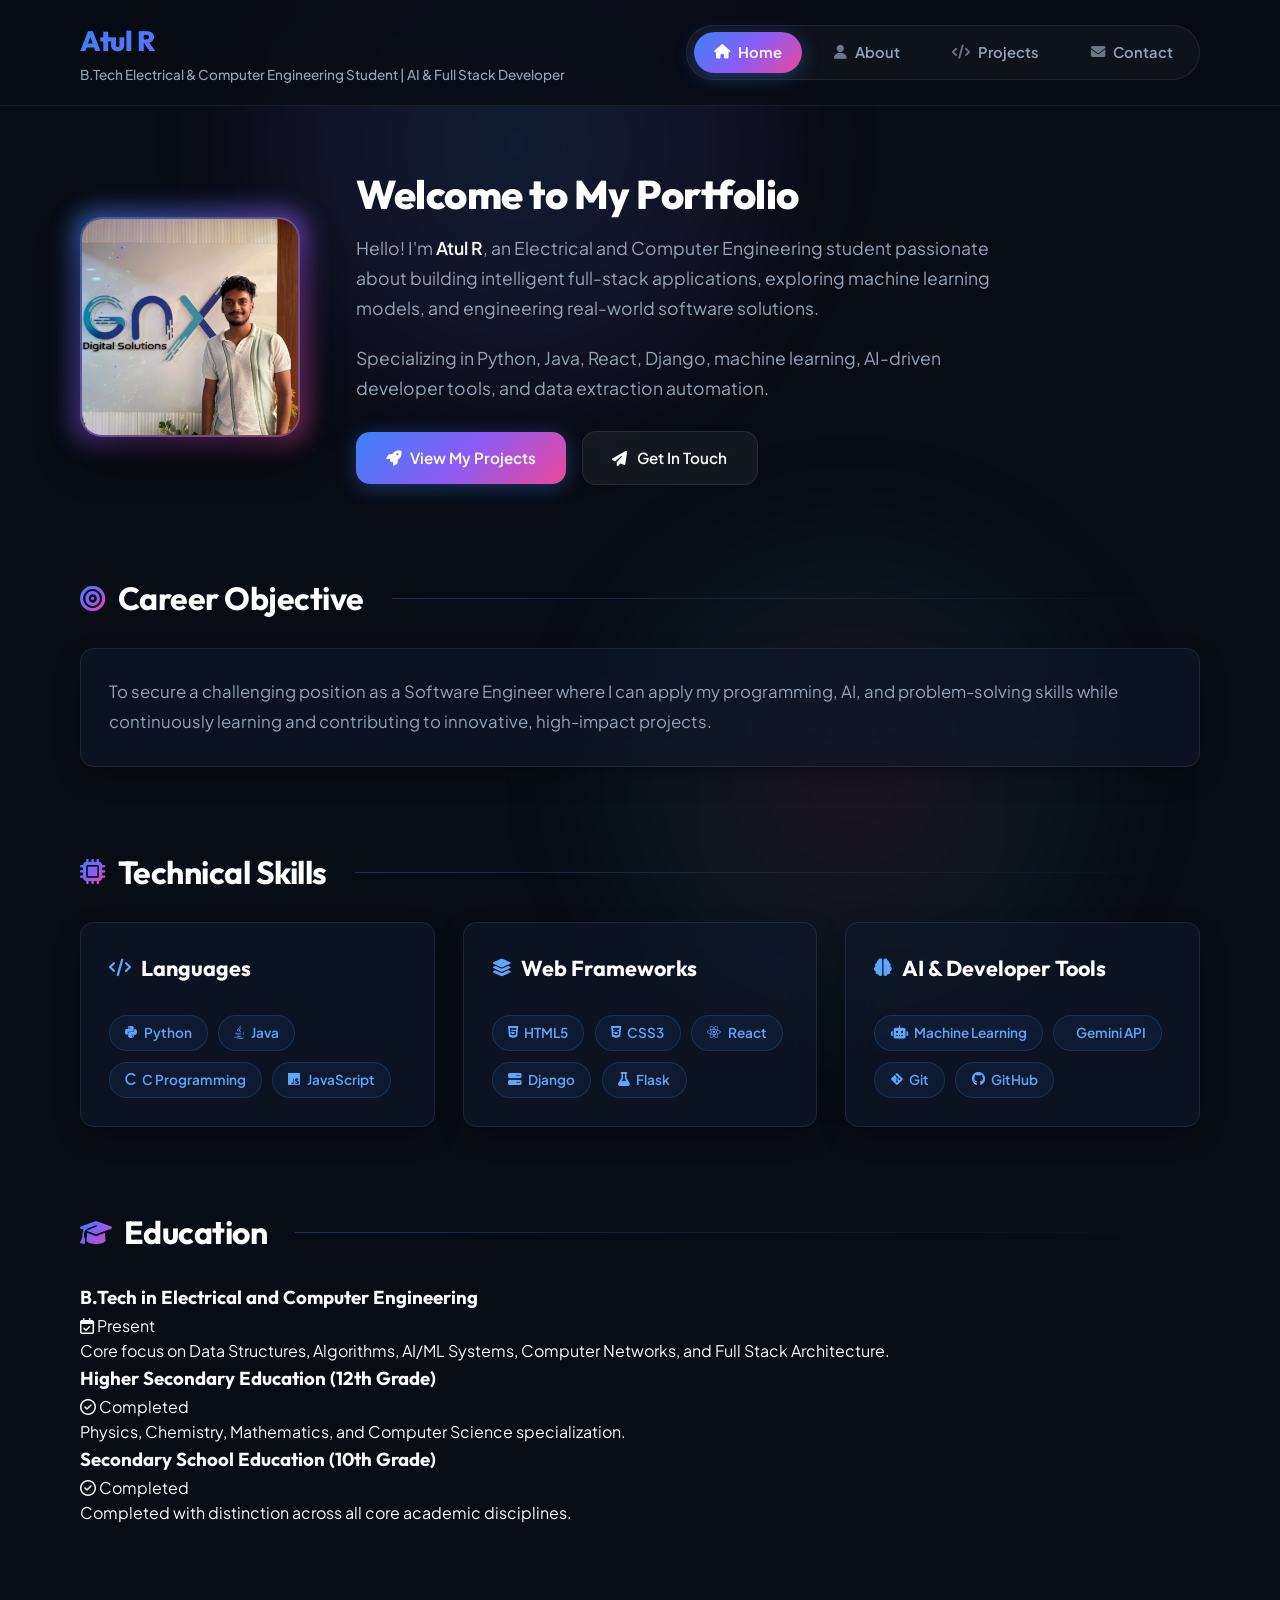
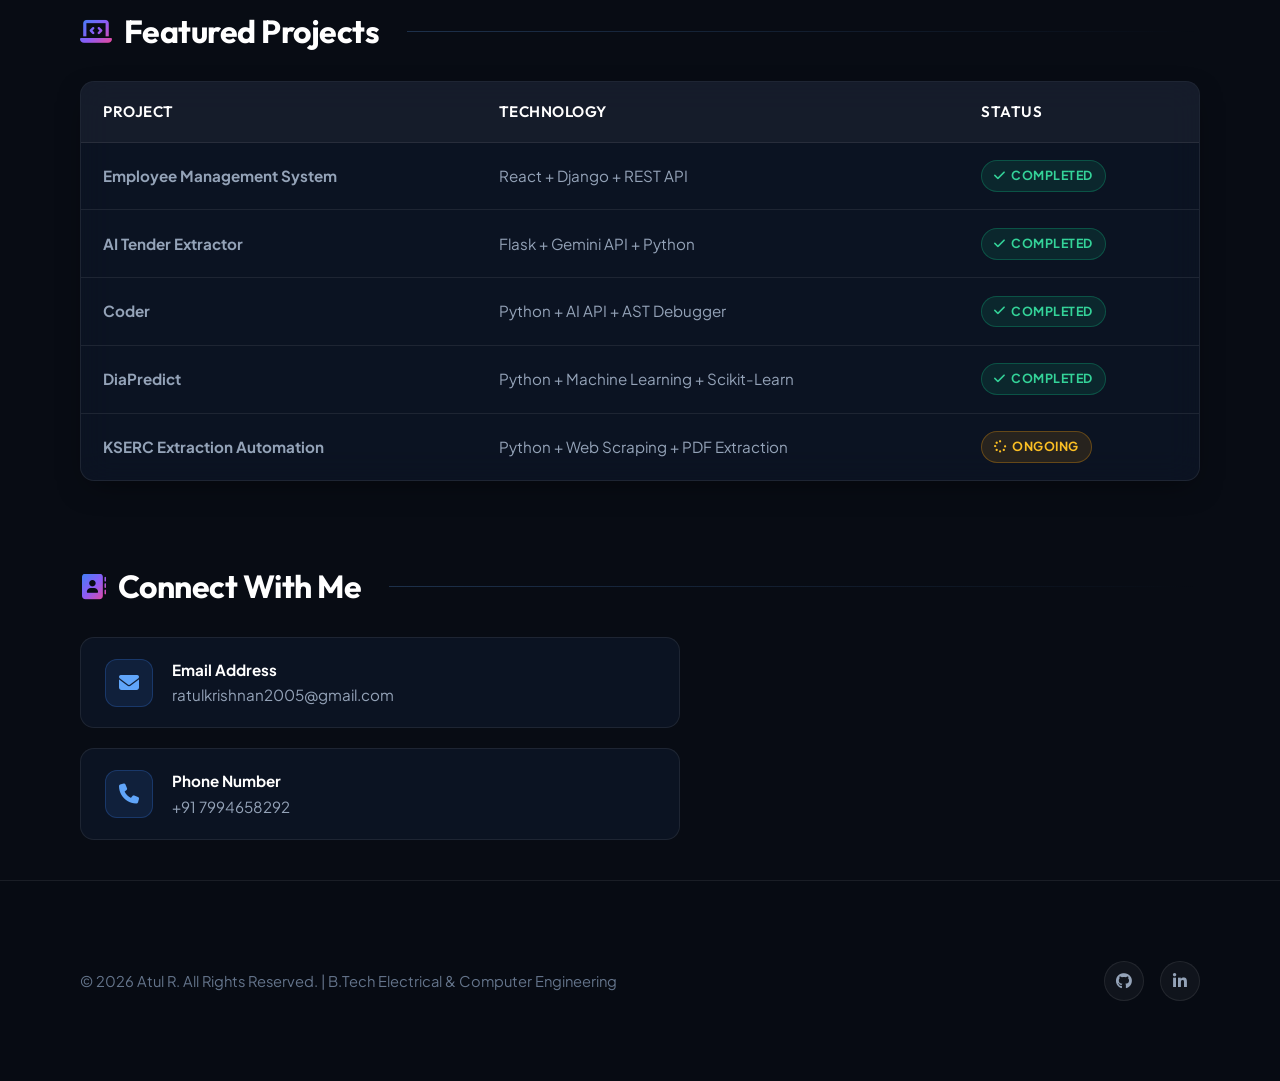
<file: index.html>
<!DOCTYPE html>
<html lang="en">
<head>
    <meta charset="UTF-8">
    <meta name="viewport" content="width=device-width, initial-scale=1.0">
    <meta name="description" content="Portfolio of Atul R - Electrical & Computer Engineering Student, AI & Full Stack Developer.">
    <title>Atul R | AI & Full Stack Developer Portfolio</title>
    <!-- Google Fonts -->
    <link rel="preconnect" href="https://fonts.googleapis.com">
    <link rel="preconnect" href="https://fonts.gstatic.com" crossorigin>
    <link href="https://fonts.googleapis.com/css2?family=Outfit:wght@300;400;500;600;700;800&family=Plus+Jakarta+Sans:wght@300;400;500;600;700&display=swap" rel="stylesheet">
    <!-- FontAwesome Icons -->
    <link rel="stylesheet" href="https://cdnjs.cloudflare.com/ajax/libs/font-awesome/6.4.0/css/all.min.css">
    <!-- Stylesheet -->
    <link rel="stylesheet" href="css/home.css">
</head>
<body>

    <!-- Header & Navigation -->
    <header>
        <div class="container">
            <div class="logo-area">
                <h1>Atul R</h1>
                <p>B.Tech Electrical & Computer Engineering Student | AI & Full Stack Developer</p>
            </div>

            <nav>
                <a href="index.html" class="active"><i class="fa-solid fa-house"></i> Home</a>
                <a href="about.html"><i class="fa-solid fa-user"></i> About</a>
                <a href="projects.html"><i class="fa-solid fa-code"></i> Projects</a>
                <a href="contact.html"><i class="fa-solid fa-envelope"></i> Contact</a>
            </nav>
        </div>
    </header>

    <main>
        <!-- Hero Section -->
        <section class="hero container">
            <div class="hero-avatar-wrapper">
                <img src="images/profile.jpg" alt="Atul R Profile Picture" width="220">
            </div>

            <div class="hero-content">
                <h2>Welcome to My Portfolio</h2>
                <p>
                    Hello! I'm <strong>Atul R</strong>, an Electrical and Computer Engineering student passionate about building intelligent full-stack applications, exploring machine learning models, and engineering real-world software solutions.
                </p>
                <p>
                    Specializing in Python, Java, React, Django, machine learning, AI-driven developer tools, and data extraction automation.
                </p>
                <div class="hero-cta">
                    <a href="projects.html" class="btn"><i class="fa-solid fa-rocket"></i> View My Projects</a>
                    <a href="contact.html" class="btn btn-secondary"><i class="fa-solid fa-paper-plane"></i> Get In Touch</a>
                </div>
            </div>
        </section>

        <!-- Career Objective -->
        <section class="container">
            <h2><i class="fa-solid fa-bullseye"></i> Career Objective</h2>
            <div class="card">
                <p style="font-size: 1.05rem; line-height: 1.8;">
                    To secure a challenging position as a Software Engineer where I can apply my programming, AI, and problem-solving skills while continuously learning and contributing to innovative, high-impact projects.
                </p>
            </div>
        </section>

        <!-- Technical Skills -->
        <section class="container">
            <h2><i class="fa-solid fa-microchip"></i> Technical Skills</h2>
            <div class="card-grid">
                <div class="card">
                    <h3><i class="fa-solid fa-code"></i> Languages</h3>
                    <ul class="skill-tags">
                        <li><i class="fa-brands fa-python"></i> Python</li>
                        <li><i class="fa-brands fa-java"></i> Java</li>
                        <li><i class="fa-solid fa-c"></i> C Programming</li>
                        <li><i class="fa-brands fa-js"></i> JavaScript</li>
                    </ul>
                </div>

                <div class="card">
                    <h3><i class="fa-solid fa-layer-group"></i> Web Frameworks</h3>
                    <ul class="skill-tags">
                        <li><i class="fa-brands fa-html5"></i> HTML5</li>
                        <li><i class="fa-brands fa-css3-alt"></i> CSS3</li>
                        <li><i class="fa-brands fa-react"></i> React</li>
                        <li><i class="fa-solid fa-server"></i> Django</li>
                        <li><i class="fa-solid fa-flask"></i> Flask</li>
                    </ul>
                </div>

                <div class="card">
                    <h3><i class="fa-solid fa-brain"></i> AI & Developer Tools</h3>
                    <ul class="skill-tags">
                        <li><i class="fa-solid fa-robot"></i> Machine Learning</li>
                        <li><i class="fa-solid fa-sparkles"></i> Gemini API</li>
                        <li><i class="fa-brands fa-git-alt"></i> Git</li>
                        <li><i class="fa-brands fa-github"></i> GitHub</li>
                    </ul>
                </div>
            </div>
        </section>

        <!-- Education -->
        <section class="container">
            <h2><i class="fa-solid fa-graduation-cap"></i> Education</h2>
            <div class="timeline">
                <div class="timeline-item">
                    <h3>B.Tech in Electrical and Computer Engineering</h3>
                    <div class="period"><i class="fa-regular fa-calendar-check"></i> Present</div>
                    <p>Core focus on Data Structures, Algorithms, AI/ML Systems, Computer Networks, and Full Stack Architecture.</p>
                </div>
                <div class="timeline-item">
                    <h3>Higher Secondary Education (12th Grade)</h3>
                    <div class="period"><i class="fa-regular fa-circle-check"></i> Completed</div>
                    <p>Physics, Chemistry, Mathematics, and Computer Science specialization.</p>
                </div>
                <div class="timeline-item">
                    <h3>Secondary School Education (10th Grade)</h3>
                    <div class="period"><i class="fa-regular fa-circle-check"></i> Completed</div>
                    <p>Completed with distinction across all core academic disciplines.</p>
                </div>
            </div>
        </section>

        <!-- Featured Projects -->
        <section class="container">
            <h2><i class="fa-solid fa-laptop-code"></i> Featured Projects</h2>
            <table>
                <thead>
                    <tr>
                        <th>Project</th>
                        <th>Technology</th>
                        <th>Status</th>
                    </tr>
                </thead>
                <tbody>
                    <tr>
                        <td><strong>Employee Management System</strong></td>
                        <td>React + Django + REST API</td>
                        <td><span class="badge-status badge-completed"><i class="fa-solid fa-check"></i> Completed</span></td>
                    </tr>
                    <tr>
                        <td><strong>AI Tender Extractor</strong></td>
                        <td>Flask + Gemini API + Python</td>
                        <td><span class="badge-status badge-completed"><i class="fa-solid fa-check"></i> Completed</span></td>
                    </tr>
                    <tr>
                        <td><strong>Coder</strong></td>
                        <td>Python + AI API + AST Debugger</td>
                        <td><span class="badge-status badge-completed"><i class="fa-solid fa-check"></i> Completed</span></td>
                    </tr>
                    <tr>
                        <td><strong>DiaPredict</strong></td>
                        <td>Python + Machine Learning + Scikit-Learn</td>
                        <td><span class="badge-status badge-completed"><i class="fa-solid fa-check"></i> Completed</span></td>
                    </tr>
                    <tr>
                        <td><strong>KSERC Extraction Automation</strong></td>
                        <td>Python + Web Scraping + PDF Extraction</td>
                        <td><span class="badge-status badge-ongoing"><i class="fa-solid fa-spinner fa-spin"></i> Ongoing</span></td>
                    </tr>
                </tbody>
            </table>
        </section>

        <!-- Contact Preview -->
        <section class="container">
            <h2><i class="fa-solid fa-address-book"></i> Connect With Me</h2>
            <div class="contact-info-list" style="max-width: 600px; margin-top: 1.25rem;">
                <div class="contact-info-item">
                    <div class="contact-icon"><i class="fa-solid fa-envelope"></i></div>
                    <div class="contact-info-text">
                        <strong>Email Address</strong>
                        <a href="mailto:ratulkrishnan2005@gmail.com">ratulkrishnan2005@gmail.com</a>
                    </div>
                </div>
                <div class="contact-info-item">
                    <div class="contact-icon"><i class="fa-solid fa-phone"></i></div>
                    <div class="contact-info-text">
                        <strong>Phone Number</strong>
                        <span>+91 7994658292</span>
                    </div>
                </div>
            </div>
        </section>
    </main>

    <!-- Footer -->
    <footer>
        <div class="container footer-content">
            <p>&copy; 2026 Atul R. All Rights Reserved. | B.Tech Electrical & Computer Engineering</p>
            <div class="social-links">
                <a href="https://github.com/r-atul-krish-nan" target="_blank" class="social-icon" title="GitHub"><i class="fa-brands fa-github"></i></a>
                <a href="https://linkedin.com/in/yourprofile" target="_blank" class="social-icon" title="LinkedIn"><i class="fa-brands fa-linkedin-in"></i></a>
            </div>
        </div>
    </footer>

</body>
</html>
</file>
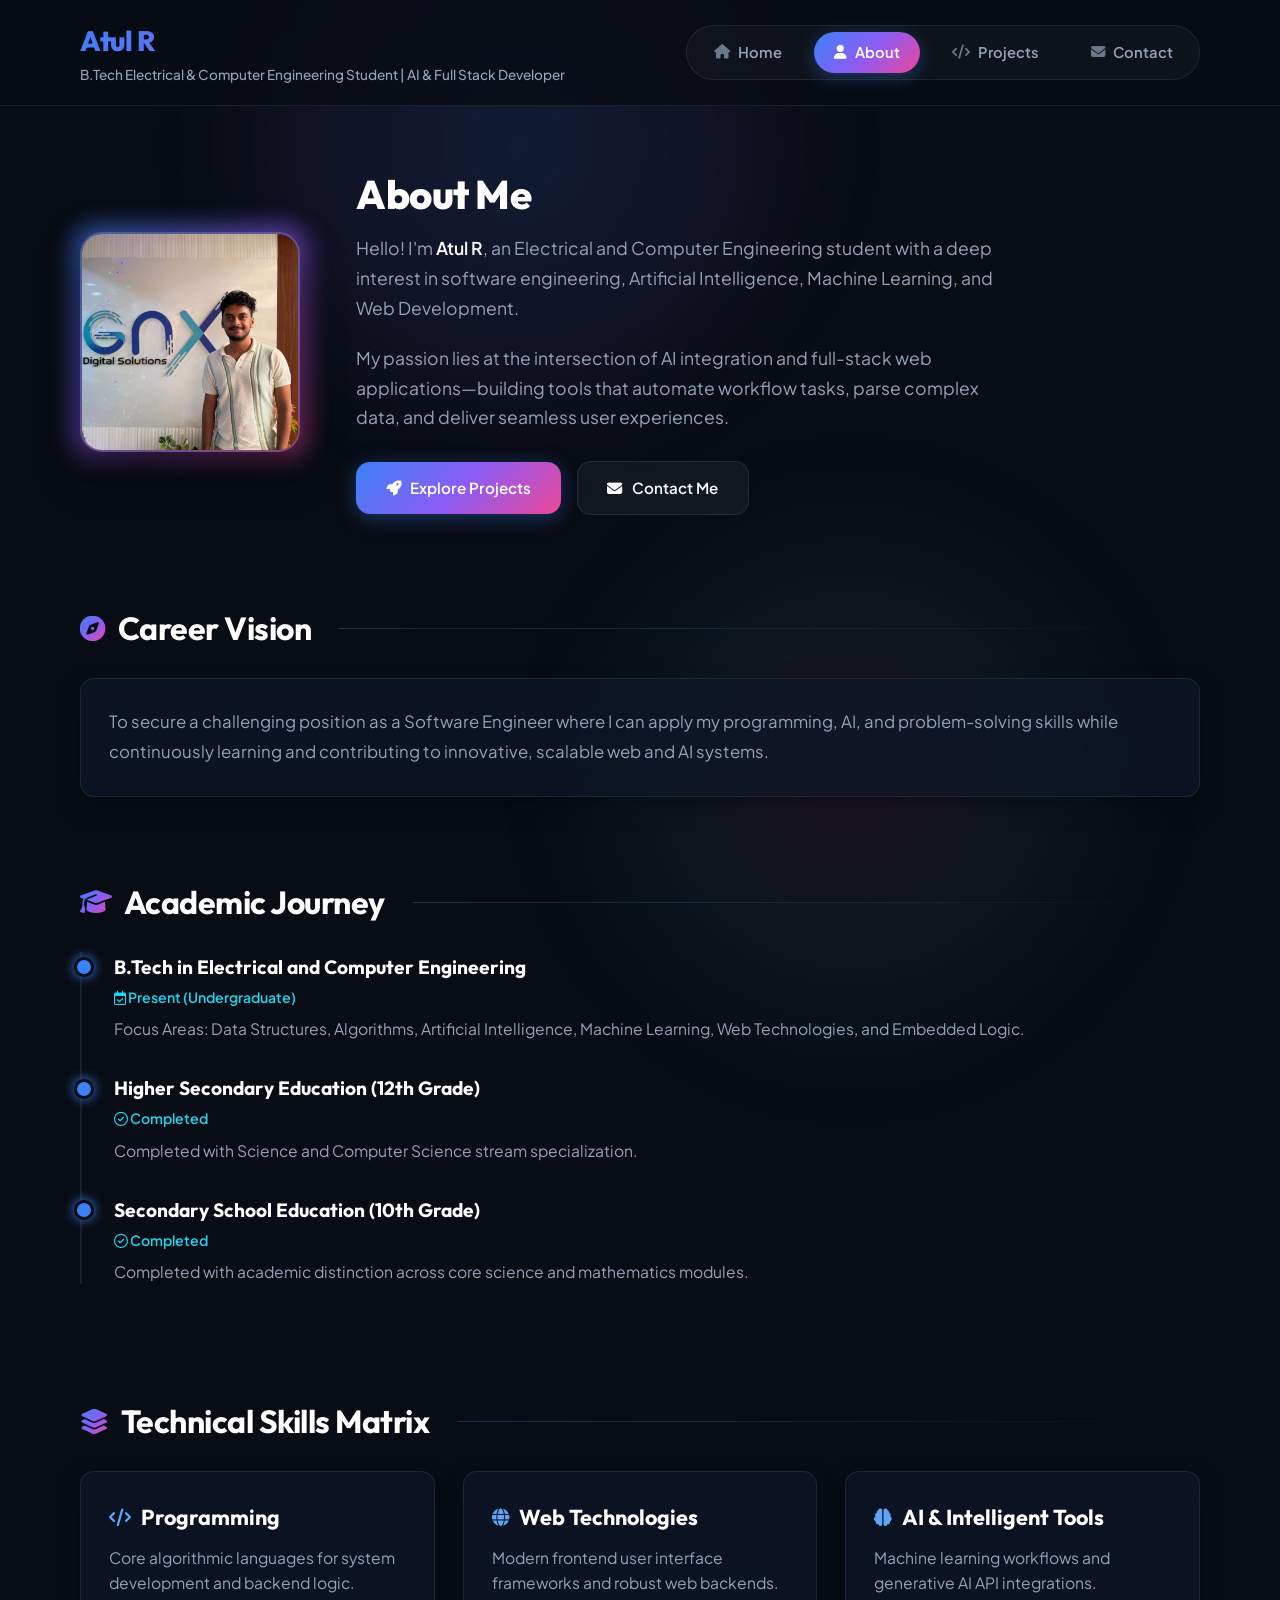
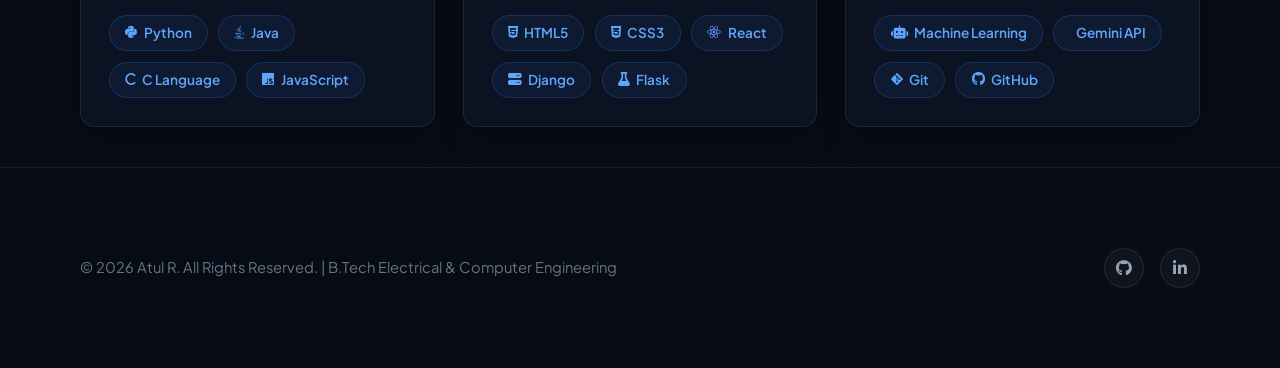
<file: about.html>
<!DOCTYPE html>
<html lang="en">
<head>
    <meta charset="UTF-8">
    <meta name="viewport" content="width=device-width, initial-scale=1.0">
    <meta name="description" content="Learn more about Atul R, B.Tech Electrical & Computer Engineering student, AI developer, and full-stack software engineer.">
    <title>About Me | Atul R</title>
    <!-- Google Fonts -->
    <link rel="preconnect" href="https://fonts.googleapis.com">
    <link rel="preconnect" href="https://fonts.gstatic.com" crossorigin>
    <link href="https://fonts.googleapis.com/css2?family=Outfit:wght@300;400;500;600;700;800&family=Plus+Jakarta+Sans:wght@300;400;500;600;700&display=swap" rel="stylesheet">
    <!-- FontAwesome Icons -->
    <link rel="stylesheet" href="https://cdnjs.cloudflare.com/ajax/libs/font-awesome/6.4.0/css/all.min.css">
    <!-- Stylesheet -->
    <link rel="stylesheet" href="css/about.css">
</head>
<body>

    <!-- Header & Navigation -->
    <header>
        <div class="container">
            <div class="logo-area">
                <h1>Atul R</h1>
                <p>B.Tech Electrical & Computer Engineering Student | AI & Full Stack Developer</p>
            </div>

            <nav>
                <a href="index.html"><i class="fa-solid fa-house"></i> Home</a>
                <a href="about.html" class="active"><i class="fa-solid fa-user"></i> About</a>
                <a href="projects.html"><i class="fa-solid fa-code"></i> Projects</a>
                <a href="contact.html"><i class="fa-solid fa-envelope"></i> Contact</a>
            </nav>
        </div>
    </header>

    <main>
        <!-- Hero / Biography Section -->
        <section class="hero container">
            <div class="hero-avatar-wrapper">
                <img src="images/profile.jpg" alt="Atul R Profile Picture" width="220">
            </div>

            <div class="hero-content">
                <h2>About Me</h2>
                <p>
                    Hello! I'm <strong>Atul R</strong>, an Electrical and Computer Engineering student with a deep interest in software engineering, Artificial Intelligence, Machine Learning, and Web Development.
                </p>
                <p>
                    My passion lies at the intersection of AI integration and full-stack web applications—building tools that automate workflow tasks, parse complex data, and deliver seamless user experiences.
                </p>
                <div class="hero-cta">
                    <a href="projects.html" class="btn"><i class="fa-solid fa-rocket"></i> Explore Projects</a>
                    <a href="contact.html" class="btn btn-secondary"><i class="fa-solid fa-envelope"></i> Contact Me</a>
                </div>
            </div>
        </section>

        <!-- Career Vision -->
        <section class="container">
            <h2><i class="fa-solid fa-compass"></i> Career Vision</h2>
            <div class="card">
                <p style="font-size: 1.05rem; line-height: 1.8;">
                    To secure a challenging position as a Software Engineer where I can apply my programming, AI, and problem-solving skills while continuously learning and contributing to innovative, scalable web and AI systems.
                </p>
            </div>
        </section>

        <!-- Academic Timeline -->
        <section class="container">
            <h2><i class="fa-solid fa-graduation-cap"></i> Academic Journey</h2>
            <div class="timeline">
                <div class="timeline-item">
                    <h3>B.Tech in Electrical and Computer Engineering</h3>
                    <div class="period"><i class="fa-regular fa-calendar-check"></i> Present (Undergraduate)</div>
                    <p>Focus Areas: Data Structures, Algorithms, Artificial Intelligence, Machine Learning, Web Technologies, and Embedded Logic.</p>
                </div>
                <div class="timeline-item">
                    <h3>Higher Secondary Education (12th Grade)</h3>
                    <div class="period"><i class="fa-regular fa-circle-check"></i> Completed</div>
                    <p>Completed with Science and Computer Science stream specialization.</p>
                </div>
                <div class="timeline-item">
                    <h3>Secondary School Education (10th Grade)</h3>
                    <div class="period"><i class="fa-regular fa-circle-check"></i> Completed</div>
                    <p>Completed with academic distinction across core science and mathematics modules.</p>
                </div>
            </div>
        </section>

        <!-- Detailed Technical Breakdown -->
        <section class="container">
            <h2><i class="fa-solid fa-layer-group"></i> Technical Skills Matrix</h2>
            <div class="card-grid">
                <div class="card">
                    <h3><i class="fa-solid fa-code"></i> Programming</h3>
                    <p>Core algorithmic languages for system development and backend logic.</p>
                    <ul class="skill-tags">
                        <li><i class="fa-brands fa-python"></i> Python</li>
                        <li><i class="fa-brands fa-java"></i> Java</li>
                        <li><i class="fa-solid fa-c"></i> C Language</li>
                        <li><i class="fa-brands fa-js"></i> JavaScript</li>
                    </ul>
                </div>

                <div class="card">
                    <h3><i class="fa-solid fa-globe"></i> Web Technologies</h3>
                    <p>Modern frontend user interface frameworks and robust web backends.</p>
                    <ul class="skill-tags">
                        <li><i class="fa-brands fa-html5"></i> HTML5</li>
                        <li><i class="fa-brands fa-css3-alt"></i> CSS3</li>
                        <li><i class="fa-brands fa-react"></i> React</li>
                        <li><i class="fa-solid fa-server"></i> Django</li>
                        <li><i class="fa-solid fa-flask"></i> Flask</li>
                    </ul>
                </div>

                <div class="card">
                    <h3><i class="fa-solid fa-brain"></i> AI & Intelligent Tools</h3>
                    <p>Machine learning workflows and generative AI API integrations.</p>
                    <ul class="skill-tags">
                        <li><i class="fa-solid fa-robot"></i> Machine Learning</li>
                        <li><i class="fa-solid fa-sparkles"></i> Gemini API</li>
                        <li><i class="fa-brands fa-git-alt"></i> Git</li>
                        <li><i class="fa-brands fa-github"></i> GitHub</li>
                    </ul>
                </div>
            </div>
        </section>
    </main>

    <!-- Footer -->
    <footer>
        <div class="container footer-content">
            <p>&copy; 2026 Atul R. All Rights Reserved. | B.Tech Electrical & Computer Engineering</p>
            <div class="social-links">
                <a href="https://github.com/r-atul-krish-nan" target="_blank" class="social-icon" title="GitHub"><i class="fa-brands fa-github"></i></a>
                <a href="https://linkedin.com/in/yourprofile" target="_blank" class="social-icon" title="LinkedIn"><i class="fa-brands fa-linkedin-in"></i></a>
            </div>
        </div>
    </footer>

</body>
</html>
</file>
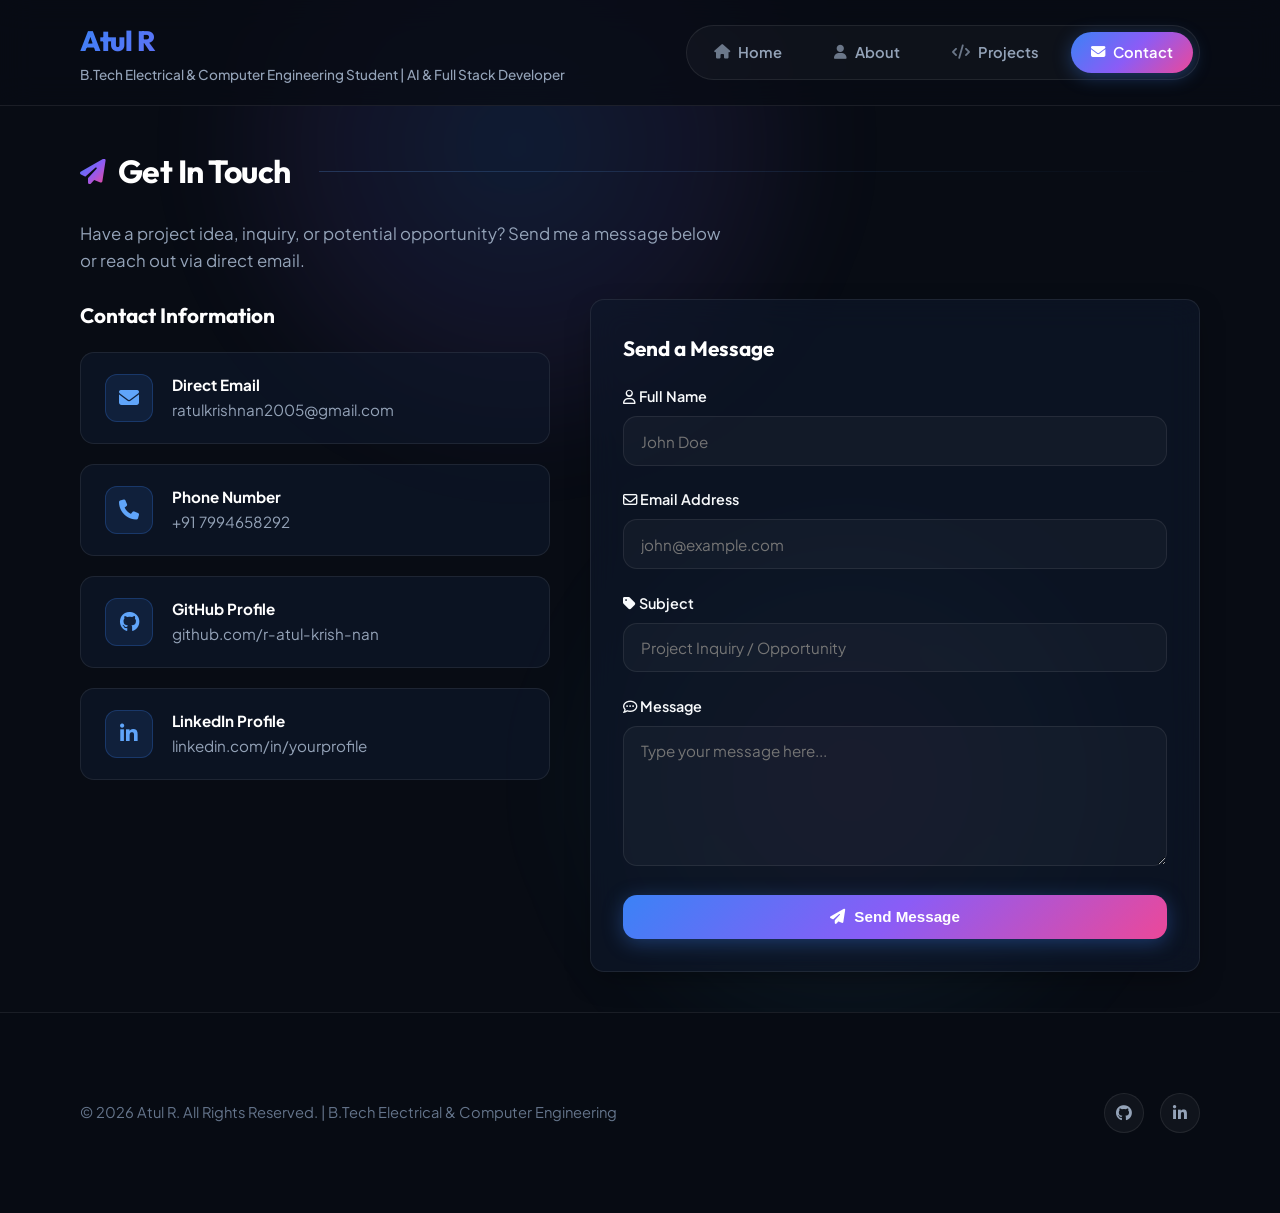
<file: contact.html>
<!DOCTYPE html>
<html lang="en">
<head>
    <meta charset="UTF-8">
    <meta name="viewport" content="width=device-width, initial-scale=1.0">
    <meta name="description" content="Contact Atul R for software engineering, AI projects, web development, and internship opportunities.">
    <title>Contact | Atul R</title>
    <!-- Google Fonts -->
    <link rel="preconnect" href="https://fonts.googleapis.com">
    <link rel="preconnect" href="https://fonts.gstatic.com" crossorigin>
    <link href="https://fonts.googleapis.com/css2?family=Outfit:wght@300;400;500;600;700;800&family=Plus+Jakarta+Sans:wght@300;400;500;600;700&display=swap" rel="stylesheet">
    <!-- FontAwesome Icons -->
    <link rel="stylesheet" href="https://cdnjs.cloudflare.com/ajax/libs/font-awesome/6.4.0/css/all.min.css">
    <!-- Stylesheet -->
    <link rel="stylesheet" href="css/contact.css">
</head>
<body>

    <!-- Header & Navigation -->
    <header>
        <div class="container">
            <div class="logo-area">
                <h1>Atul R</h1>
                <p>B.Tech Electrical & Computer Engineering Student | AI & Full Stack Developer</p>
            </div>

            <nav>
                <a href="index.html"><i class="fa-solid fa-house"></i> Home</a>
                <a href="about.html"><i class="fa-solid fa-user"></i> About</a>
                <a href="projects.html"><i class="fa-solid fa-code"></i> Projects</a>
                <a href="contact.html" class="active"><i class="fa-solid fa-envelope"></i> Contact</a>
            </nav>
        </div>
    </header>

    <main>
        <section class="container">
            <h2><i class="fa-solid fa-paper-plane"></i> Get In Touch</h2>
            <p style="color: var(--text-muted); font-size: 1.05rem; max-width: 650px;">
                Have a project idea, inquiry, or potential opportunity? Send me a message below or reach out via direct email.
            </p>

            <div class="contact-grid">
                <!-- Contact Information Cards -->
                <div>
                    <h3 style="color: #ffffff; margin-bottom: 1.25rem; font-size: 1.3rem;">Contact Information</h3>
                    <div class="contact-info-list">
                        <div class="contact-info-item">
                            <div class="contact-icon"><i class="fa-solid fa-envelope"></i></div>
                            <div class="contact-info-text">
                                <strong>Direct Email</strong>
                                <a href="mailto:ratulkrishnan2005@gmail.com">ratulkrishnan2005@gmail.com</a>
                            </div>
                        </div>

                        <div class="contact-info-item">
                            <div class="contact-icon"><i class="fa-solid fa-phone"></i></div>
                            <div class="contact-info-text">
                                <strong>Phone Number</strong>
                                <span>+91 7994658292</span>
                            </div>
                        </div>

                        <div class="contact-info-item">
                            <div class="contact-icon"><i class="fa-brands fa-github"></i></div>
                            <div class="contact-info-text">
                                <strong>GitHub Profile</strong>
                                <a href="https://github.com/r-atul-krish-nan" target="_blank">github.com/r-atul-krish-nan</a>
                            </div>
                        </div>

                        <div class="contact-info-item">
                            <div class="contact-icon"><i class="fa-brands fa-linkedin-in"></i></div>
                            <div class="contact-info-text">
                                <strong>LinkedIn Profile</strong>
                                <a href="https://linkedin.com/in/yourprofile" target="_blank">linkedin.com/in/yourprofile</a>
                            </div>
                        </div>
                    </div>
                </div>

                <!-- Interactive Contact Form -->
                <div class="form-card">
                    <h3 style="color: #ffffff; margin-bottom: 1.25rem; font-size: 1.3rem;">Send a Message</h3>
                    
                    <form id="contactForm" onsubmit="event.preventDefault(); document.getElementById('successAlert').style.display='block'; this.reset();">
                        <div class="form-group">
                            <label for="name"><i class="fa-regular fa-user"></i> Full Name</label>
                            <input type="text" id="name" name="name" class="form-control" placeholder="John Doe" required>
                        </div>

                        <div class="form-group">
                            <label for="email"><i class="fa-regular fa-envelope"></i> Email Address</label>
                            <input type="email" id="email" name="email" class="form-control" placeholder="john@example.com" required>
                        </div>

                        <div class="form-group">
                            <label for="subject"><i class="fa-solid fa-tag"></i> Subject</label>
                            <input type="text" id="subject" name="subject" class="form-control" placeholder="Project Inquiry / Opportunity" required>
                        </div>

                        <div class="form-group">
                            <label for="message"><i class="fa-regular fa-comment-dots"></i> Message</label>
                            <textarea id="message" name="message" class="form-control" placeholder="Type your message here..." required></textarea>
                        </div>

                        <button type="submit" class="btn" style="width: 100%;">
                            <i class="fa-solid fa-paper-plane"></i> Send Message
                        </button>
                    </form>

                    <div id="successAlert" class="alert-success">
                        <i class="fa-solid fa-circle-check"></i> Thank you! Your message has been sent successfully.
                    </div>
                </div>
            </div>
        </section>
    </main>

    <!-- Footer -->
    <footer>
        <div class="container footer-content">
            <p>&copy; 2026 Atul R. All Rights Reserved. | B.Tech Electrical & Computer Engineering</p>
            <div class="social-links">
                <a href="https://github.com/r-atul-krish-nan" target="_blank" class="social-icon" title="GitHub"><i class="fa-brands fa-github"></i></a>
                <a href="https://linkedin.com/in/yourprofile" target="_blank" class="social-icon" title="LinkedIn"><i class="fa-brands fa-linkedin-in"></i></a>
            </div>
        </div>
    </footer>

</body>
</html>
</file>
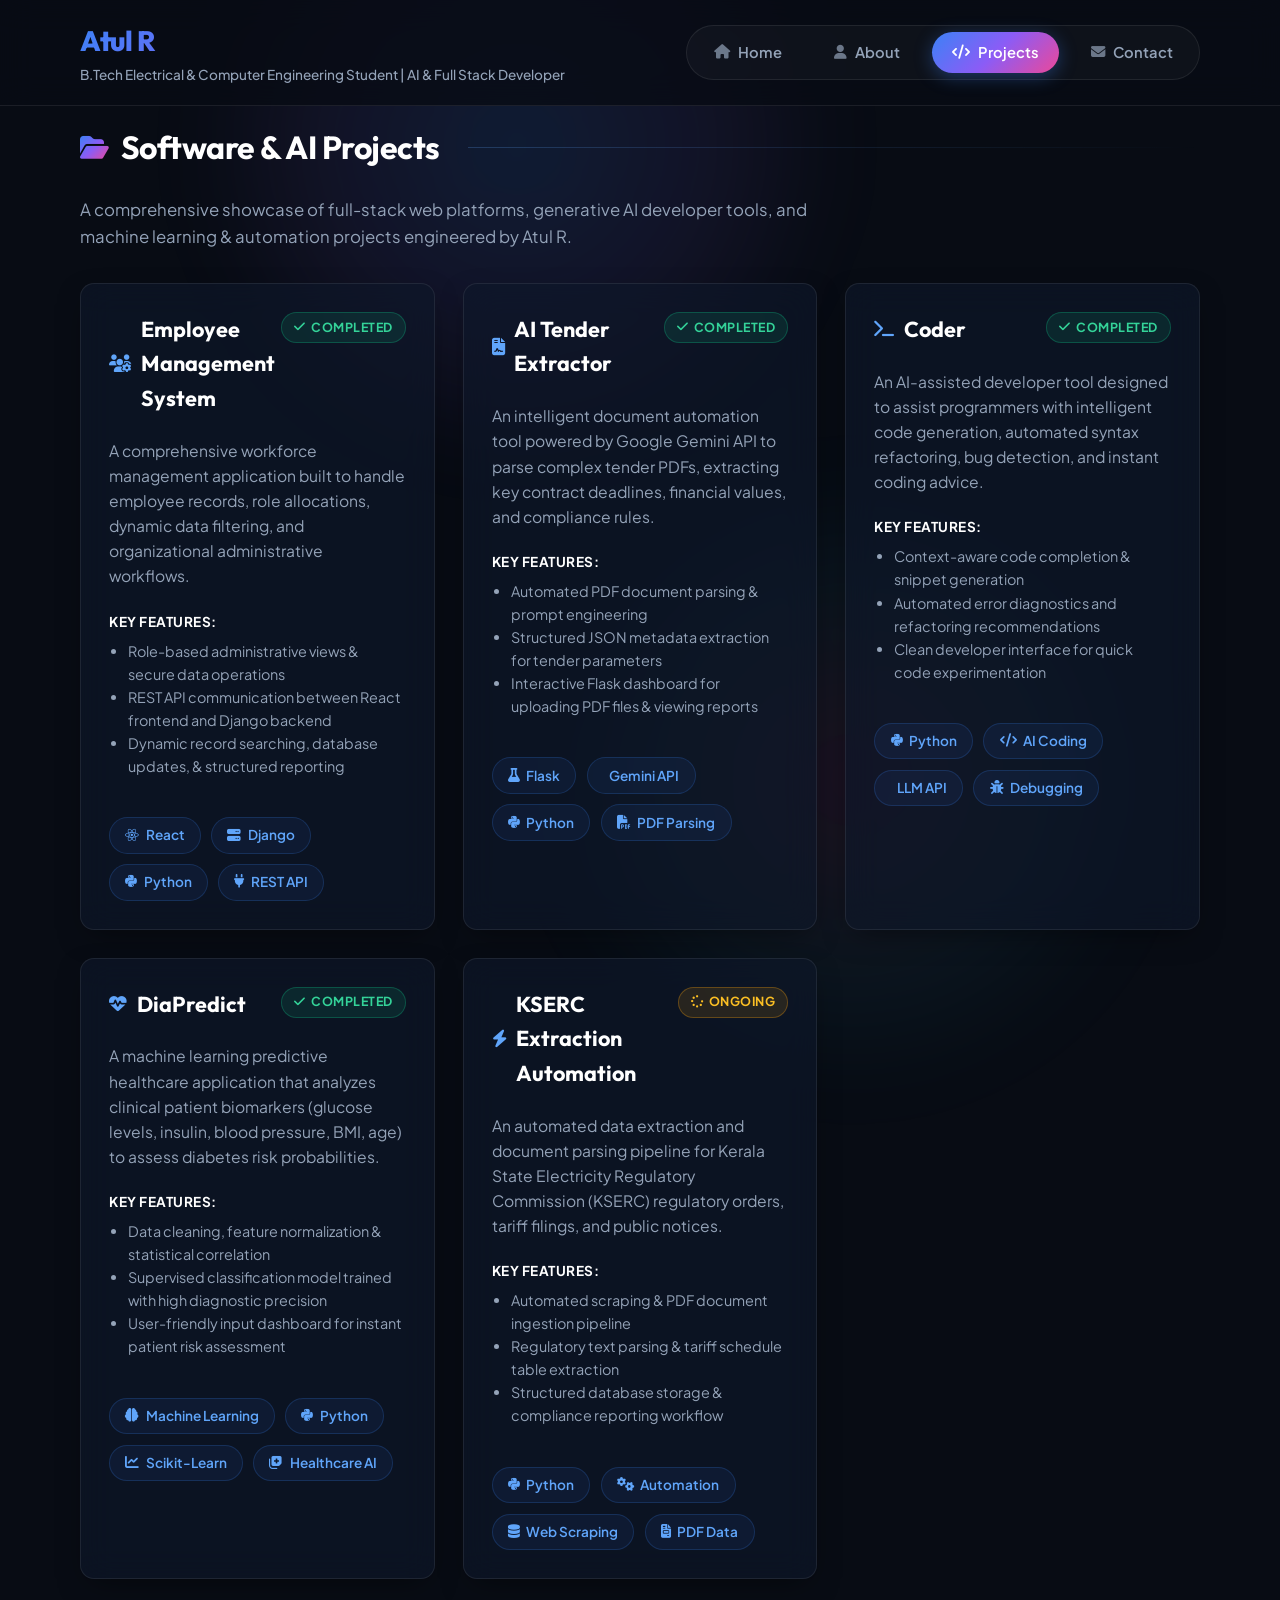
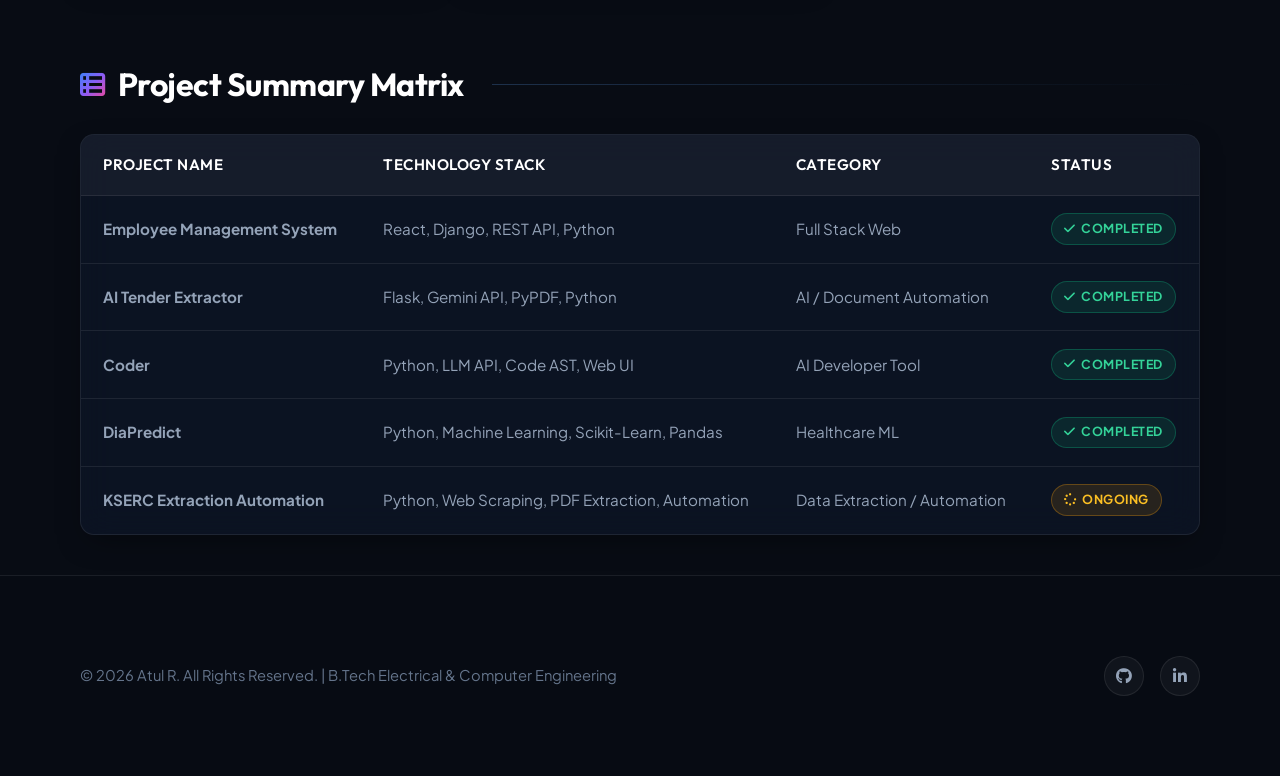
<file: projects.html>
<!DOCTYPE html>
<html lang="en">
<head>
    <meta charset="UTF-8">
    <meta name="viewport" content="width=device-width, initial-scale=1.0">
    <meta name="description" content="Projects by Atul R - Employee Management System, AI Tender Extractor, Coder AI, DiaPredict, and KSERC Extraction Automation.">
    <title>Projects | Atul R</title>
    <!-- Google Fonts -->
    <link rel="preconnect" href="https://fonts.googleapis.com">
    <link rel="preconnect" href="https://fonts.gstatic.com" crossorigin>
    <link href="https://fonts.googleapis.com/css2?family=Outfit:wght@300;400;500;600;700;800&family=Plus+Jakarta+Sans:wght@300;400;500;600;700&display=swap" rel="stylesheet">
    <!-- FontAwesome Icons -->
    <link rel="stylesheet" href="https://cdnjs.cloudflare.com/ajax/libs/font-awesome/6.4.0/css/all.min.css">
    <!-- Stylesheet -->
    <link rel="stylesheet" href="css/projects.css">
</head>
<body>

    <!-- Header & Navigation -->
    <header>
        <div class="container">
            <div class="logo-area">
                <h1>Atul R</h1>
                <p>B.Tech Electrical & Computer Engineering Student | AI & Full Stack Developer</p>
            </div>

            <nav>
                <a href="index.html"><i class="fa-solid fa-house"></i> Home</a>
                <a href="about.html"><i class="fa-solid fa-user"></i> About</a>
                <a href="projects.html" class="active"><i class="fa-solid fa-code"></i> Projects</a>
                <a href="contact.html"><i class="fa-solid fa-envelope"></i> Contact</a>
            </nav>
        </div>
    </header>

    <main>
        <!-- Projects Section -->
        <section class="container" style="padding-top: 1rem;">
            <h2><i class="fa-solid fa-folder-open"></i> Software & AI Projects</h2>
            <p style="color: var(--text-muted); font-size: 1.05rem; max-width: 750px; margin-bottom: 2rem;">
                A comprehensive showcase of full-stack web platforms, generative AI developer tools, and machine learning & automation projects engineered by Atul R.
            </p>

            <div class="card-grid">
                <!-- Project 1 -->
                <article class="card">
                    <div style="display: flex; justify-content: space-between; align-items: flex-start; margin-bottom: 0.8rem;">
                        <h3><i class="fa-solid fa-users-gear"></i> Employee Management System</h3>
                        <span class="badge-status badge-completed"><i class="fa-solid fa-check"></i> Completed</span>
                    </div>
                    <p>
                        A comprehensive workforce management application built to handle employee records, role allocations, dynamic data filtering, and organizational administrative workflows.
                    </p>
                    <div style="margin: 1.2rem 0;">
                        <strong style="font-size: 0.85rem; color: #ffffff; text-transform: uppercase; letter-spacing: 0.5px;">Key Features:</strong>
                        <ul style="color: var(--text-muted); font-size: 0.9rem; margin-top: 0.4rem; padding-left: 1.2rem; line-height: 1.6;">
                            <li>Role-based administrative views & secure data operations</li>
                            <li>REST API communication between React frontend and Django backend</li>
                            <li>Dynamic record searching, database updates, & structured reporting</li>
                        </ul>
                    </div>
                    <div class="tags">
                        <span class="tag"><i class="fa-brands fa-react"></i> React</span>
                        <span class="tag"><i class="fa-solid fa-server"></i> Django</span>
                        <span class="tag"><i class="fa-brands fa-python"></i> Python</span>
                        <span class="tag"><i class="fa-solid fa-plug"></i> REST API</span>
                    </div>
                </article>

                <!-- Project 2 -->
                <article class="card">
                    <div style="display: flex; justify-content: space-between; align-items: flex-start; margin-bottom: 0.8rem;">
                        <h3><i class="fa-solid fa-file-contract"></i> AI Tender Extractor</h3>
                        <span class="badge-status badge-completed"><i class="fa-solid fa-check"></i> Completed</span>
                    </div>
                    <p>
                        An intelligent document automation tool powered by Google Gemini API to parse complex tender PDFs, extracting key contract deadlines, financial values, and compliance rules.
                    </p>
                    <div style="margin: 1.2rem 0;">
                        <strong style="font-size: 0.85rem; color: #ffffff; text-transform: uppercase; letter-spacing: 0.5px;">Key Features:</strong>
                        <ul style="color: var(--text-muted); font-size: 0.9rem; margin-top: 0.4rem; padding-left: 1.2rem; line-height: 1.6;">
                            <li>Automated PDF document parsing & prompt engineering</li>
                            <li>Structured JSON metadata extraction for tender parameters</li>
                            <li>Interactive Flask dashboard for uploading PDF files & viewing reports</li>
                        </ul>
                    </div>
                    <div class="tags">
                        <span class="tag"><i class="fa-solid fa-flask"></i> Flask</span>
                        <span class="tag"><i class="fa-solid fa-sparkles"></i> Gemini API</span>
                        <span class="tag"><i class="fa-brands fa-python"></i> Python</span>
                        <span class="tag"><i class="fa-solid fa-file-pdf"></i> PDF Parsing</span>
                    </div>
                </article>

                <!-- Project 3 -->
                <article class="card">
                    <div style="display: flex; justify-content: space-between; align-items: flex-start; margin-bottom: 0.8rem;">
                        <h3><i class="fa-solid fa-terminal"></i> Coder</h3>
                        <span class="badge-status badge-completed"><i class="fa-solid fa-check"></i> Completed</span>
                    </div>
                    <p>
                        An AI-assisted developer tool designed to assist programmers with intelligent code generation, automated syntax refactoring, bug detection, and instant coding advice.
                    </p>
                    <div style="margin: 1.2rem 0;">
                        <strong style="font-size: 0.85rem; color: #ffffff; text-transform: uppercase; letter-spacing: 0.5px;">Key Features:</strong>
                        <ul style="color: var(--text-muted); font-size: 0.9rem; margin-top: 0.4rem; padding-left: 1.2rem; line-height: 1.6;">
                            <li>Context-aware code completion & snippet generation</li>
                            <li>Automated error diagnostics and refactoring recommendations</li>
                            <li>Clean developer interface for quick code experimentation</li>
                        </ul>
                    </div>
                    <div class="tags">
                        <span class="tag"><i class="fa-brands fa-python"></i> Python</span>
                        <span class="tag"><i class="fa-solid fa-code"></i> AI Coding</span>
                        <span class="tag"><i class="fa-solid fa-sparkles"></i> LLM API</span>
                        <span class="tag"><i class="fa-solid fa-bug"></i> Debugging</span>
                    </div>
                </article>

                <!-- Project 4 -->
                <article class="card">
                    <div style="display: flex; justify-content: space-between; align-items: flex-start; margin-bottom: 0.8rem;">
                        <h3><i class="fa-solid fa-heart-pulse"></i> DiaPredict</h3>
                        <span class="badge-status badge-completed"><i class="fa-solid fa-check"></i> Completed</span>
                    </div>
                    <p>
                        A machine learning predictive healthcare application that analyzes clinical patient biomarkers (glucose levels, insulin, blood pressure, BMI, age) to assess diabetes risk probabilities.
                    </p>
                    <div style="margin: 1.2rem 0;">
                        <strong style="font-size: 0.85rem; color: #ffffff; text-transform: uppercase; letter-spacing: 0.5px;">Key Features:</strong>
                        <ul style="color: var(--text-muted); font-size: 0.9rem; margin-top: 0.4rem; padding-left: 1.2rem; line-height: 1.6;">
                            <li>Data cleaning, feature normalization & statistical correlation</li>
                            <li>Supervised classification model trained with high diagnostic precision</li>
                            <li>User-friendly input dashboard for instant patient risk assessment</li>
                        </ul>
                    </div>
                    <div class="tags">
                        <span class="tag"><i class="fa-solid fa-brain"></i> Machine Learning</span>
                        <span class="tag"><i class="fa-brands fa-python"></i> Python</span>
                        <span class="tag"><i class="fa-solid fa-chart-line"></i> Scikit-Learn</span>
                        <span class="tag"><i class="fa-solid fa-notes-medical"></i> Healthcare AI</span>
                    </div>
                </article>

                <!-- Project 5 (Ongoing) -->
                <article class="card">
                    <div style="display: flex; justify-content: space-between; align-items: flex-start; margin-bottom: 0.8rem;">
                        <h3><i class="fa-solid fa-bolt"></i> KSERC Extraction Automation</h3>
                        <span class="badge-status badge-ongoing"><i class="fa-solid fa-spinner fa-spin"></i> Ongoing</span>
                    </div>
                    <p>
                        An automated data extraction and document parsing pipeline for Kerala State Electricity Regulatory Commission (KSERC) regulatory orders, tariff filings, and public notices.
                    </p>
                    <div style="margin: 1.2rem 0;">
                        <strong style="font-size: 0.85rem; color: #ffffff; text-transform: uppercase; letter-spacing: 0.5px;">Key Features:</strong>
                        <ul style="color: var(--text-muted); font-size: 0.9rem; margin-top: 0.4rem; padding-left: 1.2rem; line-height: 1.6;">
                            <li>Automated scraping & PDF document ingestion pipeline</li>
                            <li>Regulatory text parsing & tariff schedule table extraction</li>
                            <li>Structured database storage & compliance reporting workflow</li>
                        </ul>
                    </div>
                    <div class="tags">
                        <span class="tag"><i class="fa-brands fa-python"></i> Python</span>
                        <span class="tag"><i class="fa-solid fa-gears"></i> Automation</span>
                        <span class="tag"><i class="fa-solid fa-database"></i> Web Scraping</span>
                        <span class="tag"><i class="fa-solid fa-file-invoice"></i> PDF Data</span>
                    </div>
                </article>
            </div>
        </section>

        <!-- Project Overview Table -->
        <section class="container">
            <h2><i class="fa-solid fa-table-list"></i> Project Summary Matrix</h2>
            <table>
                <thead>
                    <tr>
                        <th>Project Name</th>
                        <th>Technology Stack</th>
                        <th>Category</th>
                        <th>Status</th>
                    </tr>
                </thead>
                <tbody>
                    <tr>
                        <td><strong>Employee Management System</strong></td>
                        <td>React, Django, REST API, Python</td>
                        <td>Full Stack Web</td>
                        <td><span class="badge-status badge-completed"><i class="fa-solid fa-check"></i> Completed</span></td>
                    </tr>
                    <tr>
                        <td><strong>AI Tender Extractor</strong></td>
                        <td>Flask, Gemini API, PyPDF, Python</td>
                        <td>AI / Document Automation</td>
                        <td><span class="badge-status badge-completed"><i class="fa-solid fa-check"></i> Completed</span></td>
                    </tr>
                    <tr>
                        <td><strong>Coder</strong></td>
                        <td>Python, LLM API, Code AST, Web UI</td>
                        <td>AI Developer Tool</td>
                        <td><span class="badge-status badge-completed"><i class="fa-solid fa-check"></i> Completed</span></td>
                    </tr>
                    <tr>
                        <td><strong>DiaPredict</strong></td>
                        <td>Python, Machine Learning, Scikit-Learn, Pandas</td>
                        <td>Healthcare ML</td>
                        <td><span class="badge-status badge-completed"><i class="fa-solid fa-check"></i> Completed</span></td>
                    </tr>
                    <tr>
                        <td><strong>KSERC Extraction Automation</strong></td>
                        <td>Python, Web Scraping, PDF Extraction, Automation</td>
                        <td>Data Extraction / Automation</td>
                        <td><span class="badge-status badge-ongoing"><i class="fa-solid fa-spinner fa-spin"></i> Ongoing</span></td>
                    </tr>
                </tbody>
            </table>
        </section>
    </main>

    <!-- Footer -->
    <footer>
        <div class="container footer-content">
            <p>&copy; 2026 Atul R. All Rights Reserved. | B.Tech Electrical & Computer Engineering</p>
            <div class="social-links">
                <a href="https://github.com/r-atul-krish-nan" target="_blank" class="social-icon" title="GitHub"><i class="fa-brands fa-github"></i></a>
                <a href="https://linkedin.com/in/yourprofile" target="_blank" class="social-icon" title="LinkedIn"><i class="fa-brands fa-linkedin-in"></i></a>
            </div>
        </div>
    </footer>

</body>
</html>
</file>
<file: css/home.css>
@import url('common.css');

/* Home Hero Section */
.hero {
    display: flex;
    align-items: center;
    gap: 3.5rem;
    padding: 4rem 0 3rem 0;
}

.hero-avatar-wrapper {
    position: relative;
    flex-shrink: 0;
}

.hero-avatar-wrapper::before {
    content: '';
    position: absolute;
    inset: -6px;
    border-radius: var(--radius-lg);
    background: var(--primary-gradient);
    z-index: -1;
    filter: blur(12px);
    opacity: 0.7;
    transition: opacity 0.3s;
}

.hero-avatar-wrapper:hover::before {
    opacity: 1;
}

.hero img {
    border-radius: var(--radius-lg);
    border: 2px solid rgba(255, 255, 255, 0.15);
    object-fit: cover;
    aspect-ratio: 1 / 1;
    display: block;
    box-shadow: 0 20px 40px rgba(0, 0, 0, 0.6);
}

.hero-content h2 {
    font-size: 2.5rem;
    font-weight: 800;
    line-height: 1.2;
    margin-bottom: 1rem;
    color: #ffffff;
}

.hero-content h2::after {
    display: none;
}

.hero-content p {
    color: var(--text-muted);
    font-size: 1.1rem;
    margin-bottom: 1.25rem;
    max-width: 650px;
    line-height: 1.7;
}

.hero-content strong {
    color: #ffffff;
    font-weight: 600;
}

.hero-cta {
    display: flex;
    gap: 1rem;
    margin-top: 1.75rem;
    align-items: center;
}

/* Home Featured Projects Table */
table {
    width: 100%;
    border-collapse: separate;
    border-spacing: 0;
    background: var(--bg-card);
    backdrop-filter: blur(16px);
    border-radius: var(--radius-md);
    overflow: hidden;
    border: 1px solid var(--border-color);
    margin-top: 1.25rem;
    box-shadow: var(--shadow-card);
}

th, td {
    padding: 1.1rem 1.4rem;
    text-align: left;
}

th {
    background: rgba(255, 255, 255, 0.04);
    color: #ffffff;
    font-family: 'Outfit', sans-serif;
    font-weight: 600;
    font-size: 0.95rem;
    border-bottom: 1px solid var(--border-color);
    text-transform: uppercase;
    letter-spacing: 0.5px;
}

td {
    color: var(--text-muted);
    font-size: 0.95rem;
    border-bottom: 1px solid var(--border-color);
}

tr:last-child td {
    border-bottom: none;
}

tr:hover td {
    background: rgba(255, 255, 255, 0.03);
    color: var(--text-main);
}

/* Home Contact Info Quick List */
.contact-info-list {
    list-style: none;
    padding: 0;
    display: flex;
    flex-direction: column;
    gap: 1.25rem;
}

.contact-info-item {
    display: flex;
    align-items: center;
    gap: 1.2rem;
    background: var(--bg-card);
    border: 1px solid var(--border-color);
    padding: 1.25rem 1.5rem;
    border-radius: var(--radius-md);
    transition: all 0.3s ease;
}

.contact-info-item:hover {
    border-color: var(--border-glow);
    transform: translateX(4px);
}

.contact-icon {
    width: 48px;
    height: 48px;
    border-radius: 12px;
    background: rgba(59, 130, 246, 0.12);
    border: 1px solid rgba(59, 130, 246, 0.25);
    color: var(--accent-blue);
    display: flex;
    align-items: center;
    justify-content: center;
    font-size: 1.25rem;
    flex-shrink: 0;
}

.contact-info-text strong {
    display: block;
    color: #ffffff;
    font-size: 0.95rem;
}

.contact-info-text a, .contact-info-text span {
    color: var(--text-muted);
    font-size: 0.95rem;
    text-decoration: none;
}

/* Home Responsive Media Queries */
@media (max-width: 768px) {
    .hero {
        flex-direction: column;
        text-align: center;
        gap: 2rem;
    }

    .hero-cta {
        justify-content: center;
    }

    table {
        display: block;
        overflow-x: auto;
    }
}
</file>
<file: css/about.css>
@import url('common.css');

/* About Page Hero */
.hero {
    display: flex;
    align-items: center;
    gap: 3.5rem;
    padding: 4rem 0 3rem 0;
}

.hero-avatar-wrapper {
    position: relative;
    flex-shrink: 0;
}

.hero-avatar-wrapper::before {
    content: '';
    position: absolute;
    inset: -6px;
    border-radius: var(--radius-lg);
    background: var(--primary-gradient);
    z-index: -1;
    filter: blur(12px);
    opacity: 0.7;
    transition: opacity 0.3s;
}

.hero-avatar-wrapper:hover::before {
    opacity: 1;
}

.hero img {
    border-radius: var(--radius-lg);
    border: 2px solid rgba(255, 255, 255, 0.15);
    object-fit: cover;
    aspect-ratio: 1 / 1;
    display: block;
    box-shadow: 0 20px 40px rgba(0, 0, 0, 0.6);
}

.hero-content h2 {
    font-size: 2.5rem;
    font-weight: 800;
    line-height: 1.2;
    margin-bottom: 1rem;
    color: #ffffff;
}

.hero-content h2::after {
    display: none;
}

.hero-content p {
    color: var(--text-muted);
    font-size: 1.1rem;
    margin-bottom: 1.25rem;
    max-width: 650px;
    line-height: 1.7;
}

.hero-content strong {
    color: #ffffff;
    font-weight: 600;
}

.hero-cta {
    display: flex;
    gap: 1rem;
    margin-top: 1.75rem;
    align-items: center;
}

/* Timeline Layout for Education */
.timeline {
    position: relative;
    padding-left: 2rem;
    border-left: 2px solid var(--border-color);
    margin-top: 1.5rem;
}

.timeline-item {
    position: relative;
    margin-bottom: 2rem;
}

.timeline-item::before {
    content: '';
    position: absolute;
    left: -2.5rem;
    top: 0.35rem;
    width: 14px;
    height: 14px;
    border-radius: 50%;
    background: var(--primary);
    box-shadow: 0 0 12px var(--primary);
    border: 3px solid var(--bg-dark);
}

.timeline-item h3 {
    font-size: 1.2rem;
    color: #ffffff;
}

.timeline-item .period {
    font-size: 0.88rem;
    color: var(--accent-cyan);
    font-weight: 600;
    margin: 0.2rem 0 0.5rem 0;
}

.timeline-item p {
    color: var(--text-muted);
    font-size: 0.98rem;
    line-height: 1.6;
}

/* About Responsive Media Queries */
@media (max-width: 768px) {
    .hero {
        flex-direction: column;
        text-align: center;
        gap: 2rem;
    }

    .hero-cta {
        justify-content: center;
    }
}
</file>
<file: css/contact.css>
@import url('common.css');

/* Contact Grid Layout */
.contact-grid {
    display: grid;
    grid-template-columns: 1fr 1.3fr;
    gap: 2.5rem;
    margin-top: 1.5rem;
}

/* Contact Info List & Items */
.contact-info-list {
    list-style: none;
    padding: 0;
    display: flex;
    flex-direction: column;
    gap: 1.25rem;
}

.contact-info-item {
    display: flex;
    align-items: center;
    gap: 1.2rem;
    background: var(--bg-card);
    border: 1px solid var(--border-color);
    padding: 1.25rem 1.5rem;
    border-radius: var(--radius-md);
    transition: all 0.3s ease;
}

.contact-info-item:hover {
    border-color: var(--border-glow);
    transform: translateX(4px);
}

.contact-icon {
    width: 48px;
    height: 48px;
    border-radius: 12px;
    background: rgba(59, 130, 246, 0.12);
    border: 1px solid rgba(59, 130, 246, 0.25);
    color: var(--accent-blue);
    display: flex;
    align-items: center;
    justify-content: center;
    font-size: 1.25rem;
    flex-shrink: 0;
}

.contact-info-text strong {
    display: block;
    color: #ffffff;
    font-size: 0.95rem;
}

.contact-info-text a, .contact-info-text span {
    color: var(--text-muted);
    font-size: 0.95rem;
    text-decoration: none;
    transition: color 0.2s;
}

.contact-info-text a:hover {
    color: var(--accent-blue);
    text-decoration: underline;
}

/* Form Card & Control Styles */
.form-card {
    background: var(--bg-card);
    backdrop-filter: blur(16px);
    border: 1px solid var(--border-color);
    border-radius: var(--radius-md);
    padding: 2rem;
    box-shadow: var(--shadow-card);
}

.form-group {
    margin-bottom: 1.4rem;
}

.form-group label {
    display: block;
    margin-bottom: 0.5rem;
    font-weight: 600;
    font-size: 0.9rem;
    color: var(--text-main);
}

.form-control, input[type="text"], input[type="email"], textarea {
    width: 100%;
    padding: 0.9rem 1.1rem;
    background: rgba(255, 255, 255, 0.03);
    border: 1px solid var(--border-color);
    border-radius: var(--radius-md);
    color: #ffffff;
    font-family: inherit;
    font-size: 0.95rem;
    transition: all 0.3s ease;
}

.form-control:focus, input:focus, textarea:focus {
    outline: none;
    border-color: var(--primary);
    box-shadow: 0 0 0 4px rgba(59, 130, 246, 0.25);
    background: rgba(255, 255, 255, 0.06);
}

textarea {
    resize: vertical;
    min-height: 140px;
}

/* Alert Notification Banner */
.alert-success {
    display: none;
    background: rgba(16, 185, 129, 0.15);
    border: 1px solid rgba(16, 185, 129, 0.4);
    color: #34d399;
    padding: 1rem;
    border-radius: var(--radius-md);
    margin-top: 1rem;
    font-weight: 500;
}

/* Contact Media Queries */
@media (max-width: 900px) {
    .contact-grid {
        grid-template-columns: 1fr;
    }
}
</file>
<file: css/projects.css>
@import url('common.css');

/* Projects Page Grid & Cards */
.card-grid {
    display: grid;
    grid-template-columns: repeat(auto-fit, minmax(320px, 1fr));
    gap: 1.75rem;
    margin-top: 1.5rem;
}

.card {
    background: var(--bg-card);
    backdrop-filter: blur(16px);
    -webkit-backdrop-filter: blur(16px);
    border: 1px solid var(--border-color);
    border-radius: var(--radius-md);
    padding: 1.75rem;
    transition: all 0.35s cubic-bezier(0.4, 0, 0.2, 1);
    box-shadow: var(--shadow-card);
    display: flex;
    flex-direction: column;
    position: relative;
}

.card:hover {
    background: var(--bg-card-hover);
    border-color: var(--border-glow);
    transform: translateY(-6px);
    box-shadow: 0 20px 40px -15px rgba(0, 0, 0, 0.6), 0 0 20px rgba(59, 130, 246, 0.15);
}

.card h3 {
    font-size: 1.35rem;
    font-weight: 700;
    color: #ffffff;
    margin-bottom: 0.6rem;
    display: flex;
    align-items: center;
    gap: 0.6rem;
}

.card h3 i {
    color: var(--accent-blue);
    font-size: 1.1rem;
}

.card p {
    color: var(--text-muted);
    font-size: 0.98rem;
    line-height: 1.6;
}

/* Projects Summary Matrix Table */
table {
    width: 100%;
    border-collapse: separate;
    border-spacing: 0;
    background: var(--bg-card);
    backdrop-filter: blur(16px);
    border-radius: var(--radius-md);
    overflow: hidden;
    border: 1px solid var(--border-color);
    margin-top: 1.25rem;
    box-shadow: var(--shadow-card);
}

th, td {
    padding: 1.1rem 1.4rem;
    text-align: left;
}

th {
    background: rgba(255, 255, 255, 0.04);
    color: #ffffff;
    font-family: 'Outfit', sans-serif;
    font-weight: 600;
    font-size: 0.95rem;
    border-bottom: 1px solid var(--border-color);
    text-transform: uppercase;
    letter-spacing: 0.5px;
}

td {
    color: var(--text-muted);
    font-size: 0.95rem;
    border-bottom: 1px solid var(--border-color);
}

tr:last-child td {
    border-bottom: none;
}

tr:hover td {
    background: rgba(255, 255, 255, 0.03);
    color: var(--text-main);
}

/* Projects Media Queries */
@media (max-width: 768px) {
    table {
        display: block;
        overflow-x: auto;
    }
}
</file>
